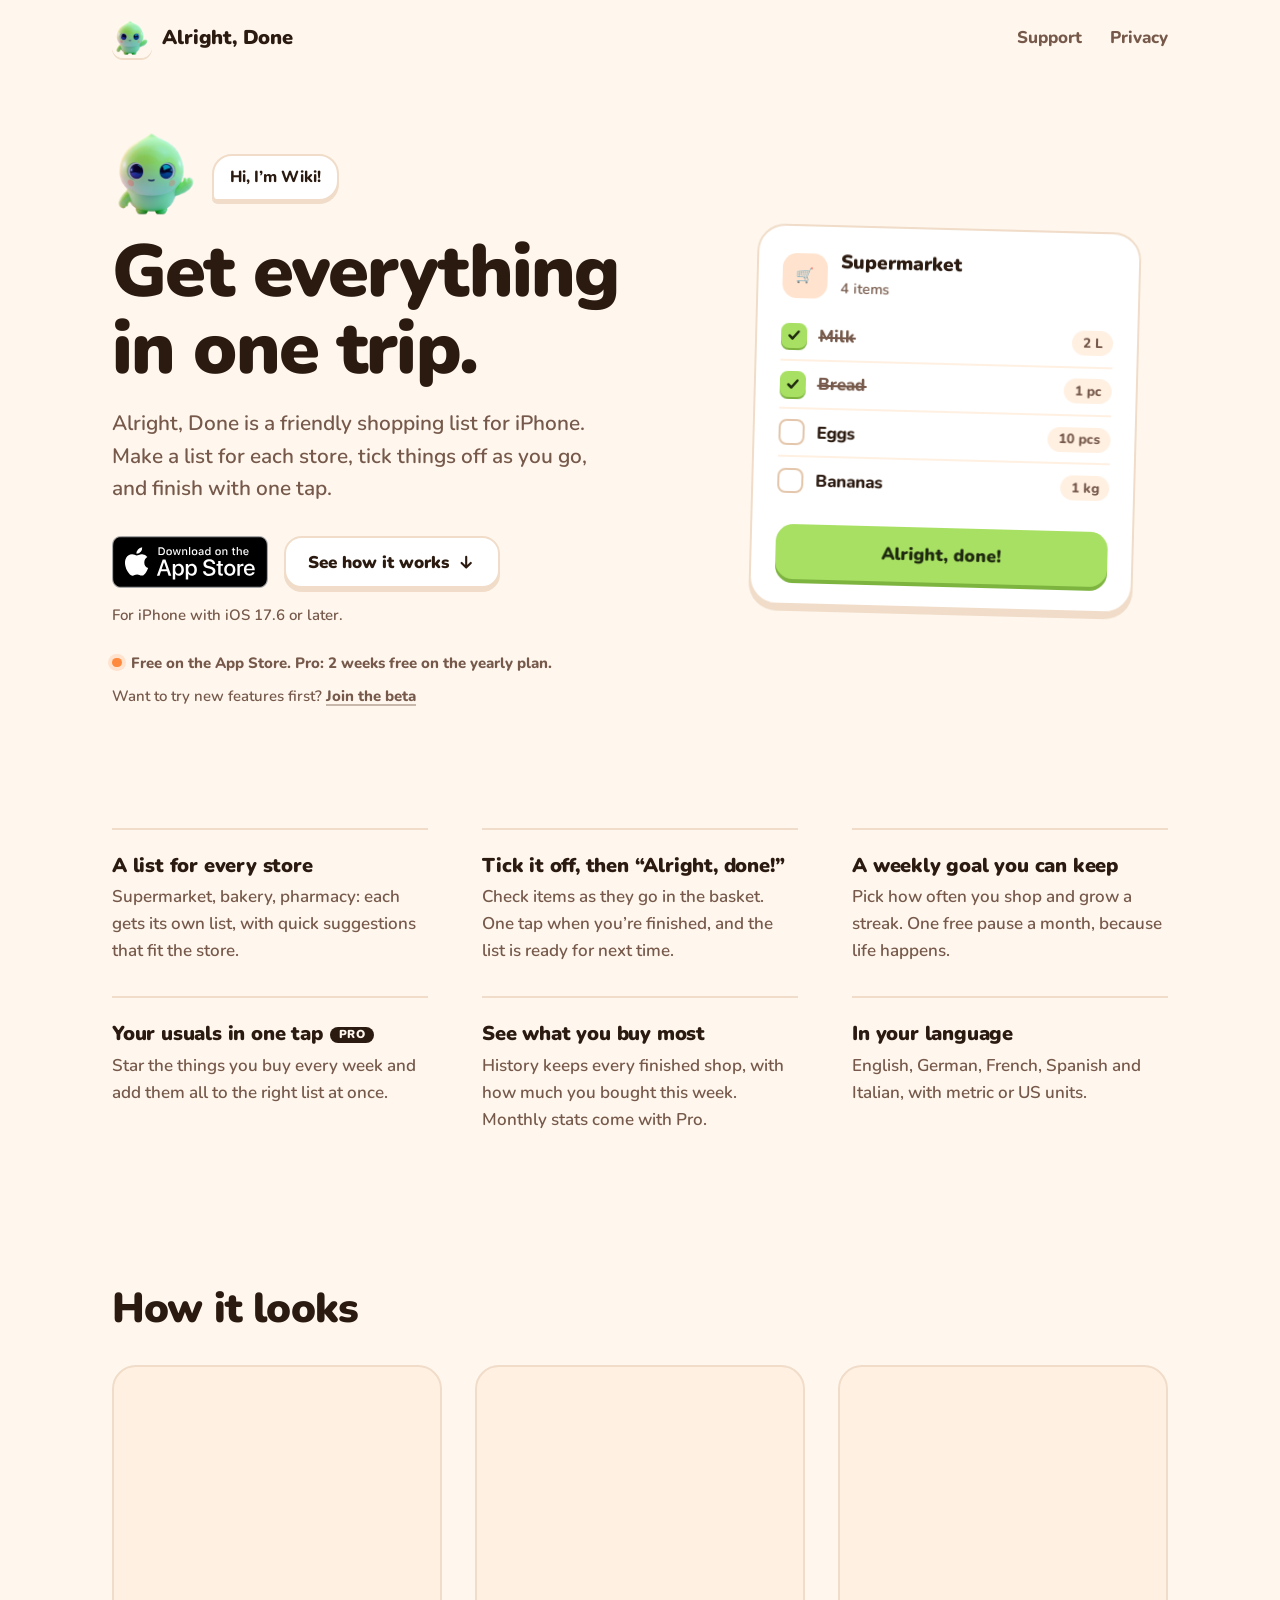
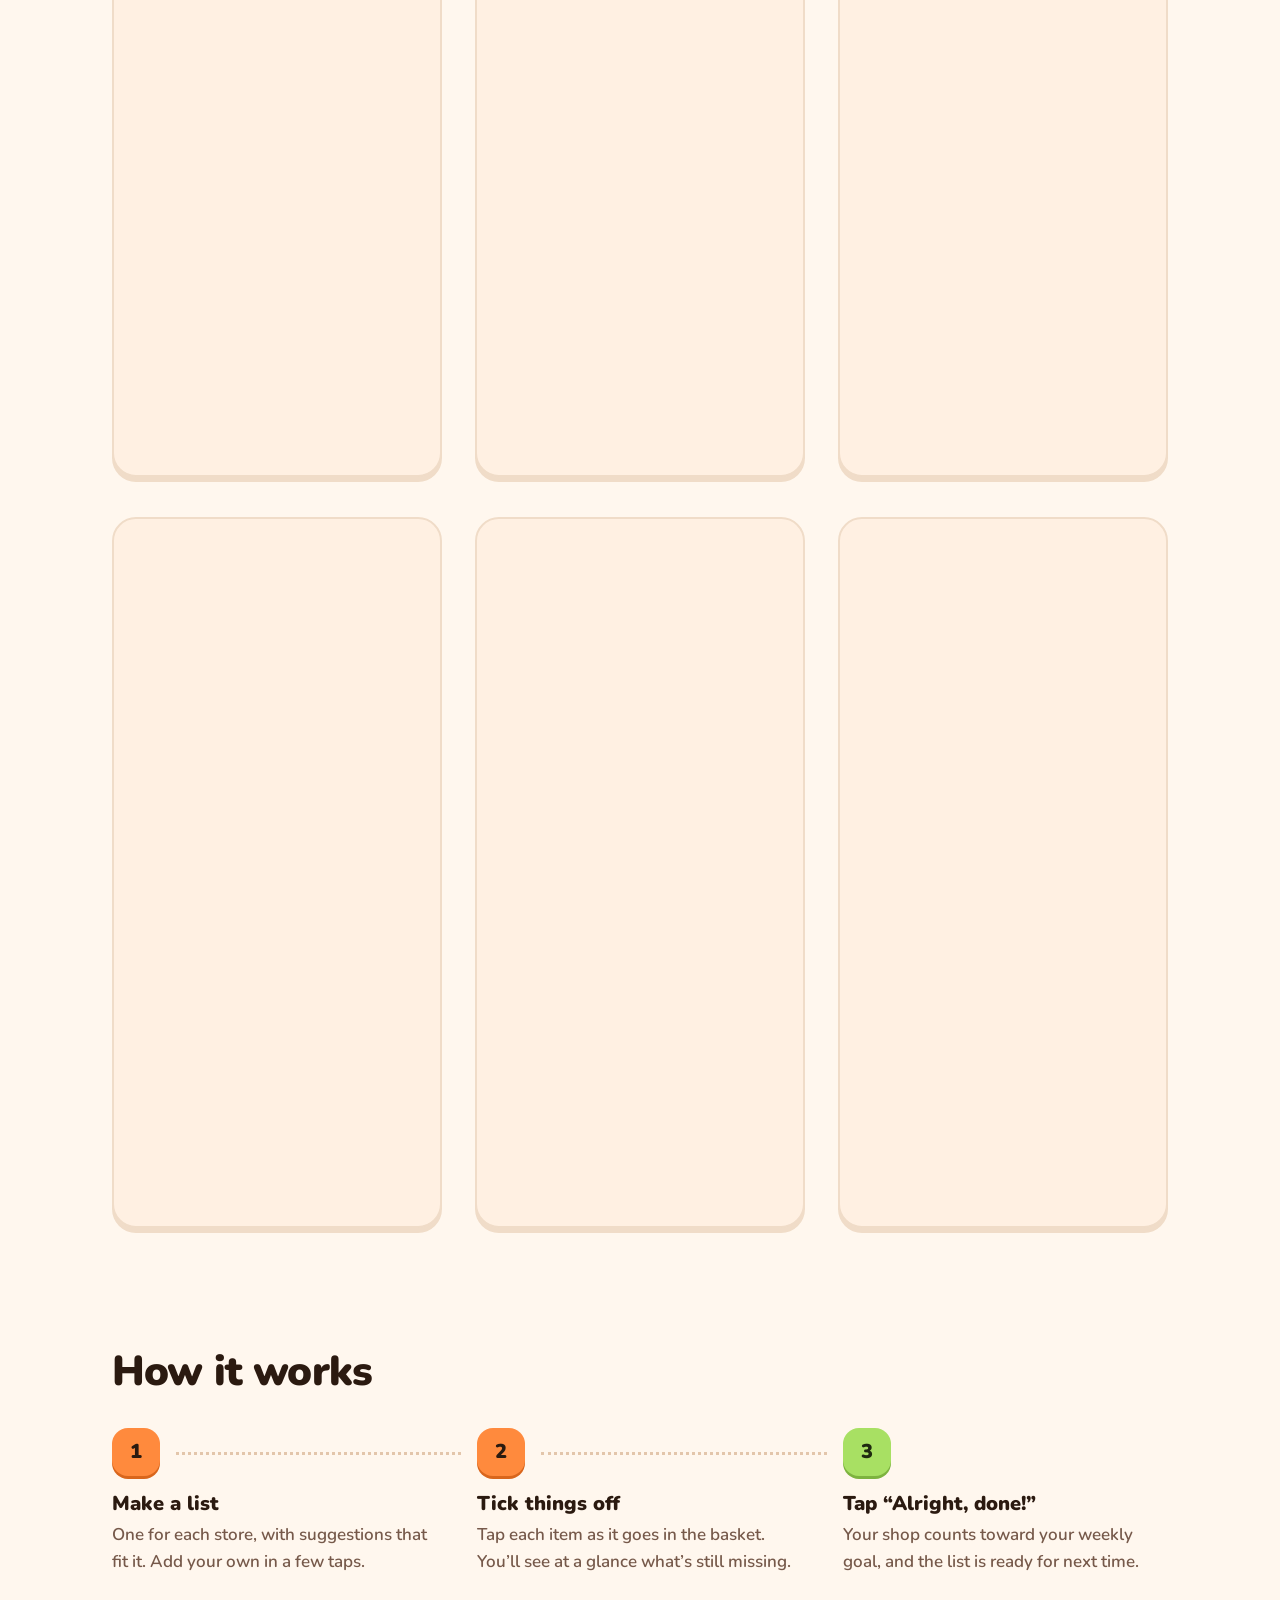
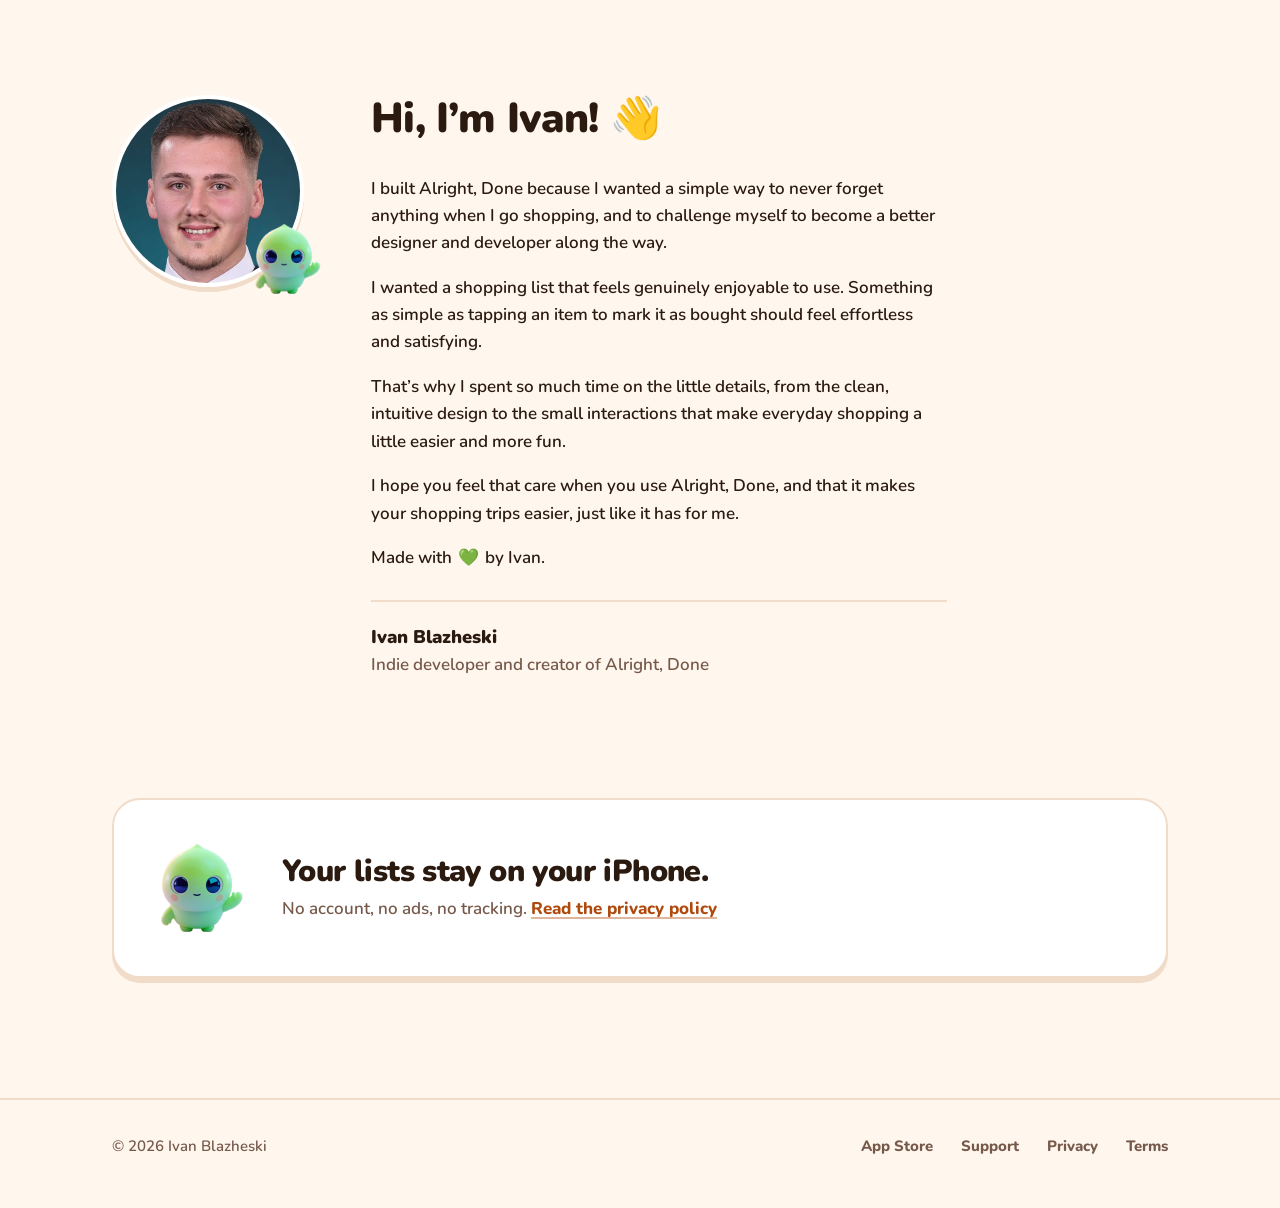
<file: index.html>
<!doctype html>
<html lang="en">
<head>
<meta charset="utf-8">
<meta http-equiv="Content-Security-Policy" content="default-src 'none'; style-src 'self'; font-src 'self'; img-src 'self'; base-uri 'none'; form-action 'none'; upgrade-insecure-requests">
<meta name="referrer" content="no-referrer">
<meta name="viewport" content="width=device-width, initial-scale=1">
<meta name="apple-itunes-app" content="app-id=6837423625">
<title>Alright, Done: Shopping List</title>
<meta name="description" content="Grocery checklist by store. A list for every store, your usuals in one tap, and a weekly streak. No account, no ads, no tracking.">
<meta property="og:title" content="Alright, Done: Shopping List">
<meta property="og:description" content="Grocery checklist by store. A list for every store, your usuals in one tap, and a weekly streak. No account, no ads, no tracking.">
<meta property="og:image" content="https://alrightdone.app/assets/apple-touch-icon.png">
<meta name="theme-color" content="#FFF7EE" media="(prefers-color-scheme: light)">
<meta name="theme-color" content="#1B1510" media="(prefers-color-scheme: dark)">
<link rel="icon" href="assets/favicon.png">
<link rel="apple-touch-icon" href="assets/apple-touch-icon.png">
<link rel="preload" href="assets/fonts/nunito-latin-wght-normal.woff2" as="font" type="font/woff2" crossorigin>
<link rel="stylesheet" href="assets/site.css">
</head>
<body>
<a class="skip" href="#main">Skip to content</a>
<header class="site-header"><div class="wrap">
<a class="brand" href="./"><img src="assets/icon-96.png" alt="" width="40" height="40">Alright, Done</a>
<nav class="site-nav" aria-label="Main"><a href="support/">Support</a><a href="privacy/">Privacy</a></nav>
</div></header>
<main class="wrap" id="main">
<section class="hero">
<div>
<div class="say"><img src="assets/wiki-192.png" alt="Wiki, the app's little green mascot, waving" width="88" height="88"><span class="bubble">Hi, I’m Wiki!</span></div>
<h1>Get everything in one trip.</h1>
<p class="lead">Alright, Done is a friendly shopping list for iPhone. Make a list for each store, tick things off as you go, and finish with one tap.</p>
<div class="actions">
<a class="store-badge" href="https://apps.apple.com/app/id6837423625" rel="noopener noreferrer"><picture><source srcset="assets/badges/download-on-the-app-store-white.svg" media="(prefers-color-scheme: dark)"><img src="assets/badges/download-on-the-app-store-black.svg" alt="Download on the App Store" width="156" height="52"></picture></a>
<a class="button secondary" href="#how">See how it works<svg viewBox="0 0 24 24" fill="none" stroke="currentColor" stroke-width="2.75" stroke-linecap="round" stroke-linejoin="round" aria-hidden="true"><path d="M12 5v14M6 13l6 6 6-6"/></svg></a>
</div>
<p class="beta-note">For iPhone with iOS 17.6 or later.</p>
<p class="status">Free on the App Store. Pro: 2 weeks free on the yearly plan.</p>
<p class="beta-link">Want to try new features first? <a href="https://testflight.apple.com/join/2neGXJNe" rel="noopener noreferrer">Join the beta</a></p>
</div>
<div class="listcard" role="img" aria-label="Example list: Supermarket, with milk and bread ticked off, eggs and bananas still to buy, and an Alright, done! button">
<div class="listcard-head"><span class="tile" aria-hidden="true">🛒</span><div><strong>Supermarket</strong><span>4 items</span></div></div>
<ul class="items" aria-hidden="true">
<li class="done"><span class="box"><svg viewBox="0 0 16 16" fill="none" stroke="currentColor" stroke-width="2.5" stroke-linecap="round" stroke-linejoin="round"><path d="M3.5 8.5l3 3 6-7"/></svg></span><span class="name">Milk</span><span class="amount">2 L</span></li>
<li class="done tick"><span class="box"><svg viewBox="0 0 16 16" fill="none" stroke="currentColor" stroke-width="2.5" stroke-linecap="round" stroke-linejoin="round"><path d="M3.5 8.5l3 3 6-7"/></svg></span><span class="name">Bread</span><span class="amount">1 pc</span></li>
<li><span class="box"></span><span class="name">Eggs</span><span class="amount">10 pcs</span></li>
<li><span class="box"></span><span class="name">Bananas</span><span class="amount">1 kg</span></li>
</ul>
<span class="finish" aria-hidden="true">Alright, done!</span>
</div>
</section>

<section class="features" aria-labelledby="features">
<h2 class="sr-only" id="features">What the app does</h2>
<ul>
<li><h3>A list for every store</h3><p>Supermarket, bakery, pharmacy: each gets its own list, with quick suggestions that fit the store.</p></li>
<li><h3>Tick it off, then “Alright, done!”</h3><p>Check items as they go in the basket. One tap when you’re finished, and the list is ready for next time.</p></li>
<li><h3>A weekly goal you can keep</h3><p>Pick how often you shop and grow a streak. One free pause a month, because life happens.</p></li>
<li><h3>Your usuals in one tap<span class="pro">PRO</span></h3><p>Star the things you buy every week and add them all to the right list at once.</p></li>
<li><h3>See what you buy most</h3><p>History keeps every finished shop, with how much you bought this week. Monthly stats come with Pro.</p></li>
<li><h3>In your language</h3><p>English, German, French, Spanish and Italian, with metric or US units.</p></li>
</ul>
</section>

<section class="screens" aria-labelledby="screens-title">
<h2 id="screens-title">How it looks</h2>
<ul class="shots" tabindex="0" aria-label="App Store screenshots">
<li><picture><source type="image/webp" srcset="assets/screens/01-one-trip-480.webp 480w, assets/screens/01-one-trip-720.webp 720w" sizes="(max-width: 52rem) 15rem, 22rem"><img src="assets/screens/01-one-trip-560.png" alt="Get everything in one trip: Wiki, the app’s green mascot, waving next to the Alright, Done app icon" width="720" height="1564" loading="lazy" decoding="async"></picture></li>
<li><picture><source type="image/webp" srcset="assets/screens/02-lists-480.webp 480w, assets/screens/02-lists-720.webp 720w" sizes="(max-width: 52rem) 15rem, 22rem"><img src="assets/screens/02-lists-560.png" alt="A list for every store: the Lists screen with a 6-week streak card and lists for Supermarket, BBQ Saturday, Farmers market and Pharmacy" width="720" height="1564" loading="lazy" decoding="async"></picture></li>
<li><picture><source type="image/webp" srcset="assets/screens/03-tick-480.webp 480w, assets/screens/03-tick-720.webp 720w" sizes="(max-width: 52rem) 15rem, 22rem"><img src="assets/screens/03-tick-560.png" alt="Tick it off as you shop: a Supermarket list grouped into Fruit & Veg and Dairy, with bananas and milk ticked off and an Alright, done! button" width="720" height="1564" loading="lazy" decoding="async"></picture></li>
<li><picture><source type="image/webp" srcset="assets/screens/04-usuals-480.webp 480w, assets/screens/04-usuals-720.webp 720w" sizes="(max-width: 52rem) 15rem, 22rem"><img src="assets/screens/04-usuals-560.png" alt="Your usuals in one tap: starred usual items for Supermarket and Pharmacy, with an Add 5 to Supermarket button" width="720" height="1564" loading="lazy" decoding="async"></picture></li>
<li><picture><source type="image/webp" srcset="assets/screens/05-streak-480.webp 480w, assets/screens/05-streak-720.webp 720w" sizes="(max-width: 52rem) 15rem, 22rem"><img src="assets/screens/05-streak-560.png" alt="Keep your weekly streak: a 6-week streak with one pause left, milestone badges and the last 10 weeks" width="720" height="1564" loading="lazy" decoding="async"></picture></li>
<li><picture><source type="image/webp" srcset="assets/screens/06-private-480.webp 480w, assets/screens/06-private-720.webp 720w" sizes="(max-width: 52rem) 15rem, 22rem"><img src="assets/screens/06-private-560.png" alt="No account. No ads. No tracking. The Lists screen, with Wiki sitting in the corner" width="720" height="1564" loading="lazy" decoding="async"></picture></li>
</ul>
</section>

<section class="steps" id="how" aria-labelledby="how-title">
<h2 id="how-title">How it works</h2>
<ol>
<li><span class="n" aria-hidden="true">1</span><div><h3>Make a list</h3><p>One for each store, with suggestions that fit it. Add your own in a few taps.</p></div></li>
<li><span class="n" aria-hidden="true">2</span><div><h3>Tick things off</h3><p>Tap each item as it goes in the basket. You’ll see at a glance what’s still missing.</p></div></li>
<li><span class="n" aria-hidden="true">3</span><div><h3>Tap “Alright, done!”</h3><p>Your shop counts toward your weekly goal, and the list is ready for next time.</p></div></li>
</ol>
</section>

<section class="hello" aria-labelledby="hello">
<div class="portrait"><img class="photo" src="assets/ivan.jpg" alt="Ivan Blazheski, smiling" width="176" height="176" loading="lazy" decoding="async"><img class="wiki" src="assets/wiki-192.png" alt="" width="72" height="72" loading="lazy" decoding="async"></div>
<div class="text">
<h2 id="hello">Hi, I’m Ivan! <span aria-hidden="true">👋</span></h2>
<p>I built Alright, Done because I wanted a simple way to never forget anything when I go shopping, and to challenge myself to become a better designer and developer along the way.</p>
<p>I wanted a shopping list that feels genuinely enjoyable to use. Something as simple as tapping an item to mark it as bought should feel effortless and satisfying.</p>
<p>That’s why I spent so much time on the little details, from the clean, intuitive design to the small interactions that make everyday shopping a little easier and more fun.</p>
<p>I hope you feel that care when you use Alright, Done, and that it makes your shopping trips easier, just like it has for me.</p>
<p>Made with <span class="emoji">💚</span> by Ivan.</p>
<div class="signature"><strong>Ivan Blazheski</strong><span>Indie developer and creator of Alright, Done</span></div>
</div>
</section>

<section class="promise">
<img src="assets/wiki-192.png" alt="" width="96" height="96" loading="lazy" decoding="async">
<div><h2>Your lists stay on your iPhone.</h2><p>No account, no ads, no tracking. <a href="privacy/">Read the privacy policy</a></p></div>
</section>
</main>
<footer class="site-footer"><div class="wrap">
<span>© 2026 Ivan Blazheski</span>
<nav aria-label="Footer"><a href="https://apps.apple.com/app/id6837423625" rel="noopener noreferrer">App Store</a><a href="support/">Support</a><a href="privacy/">Privacy</a><a href="terms/">Terms</a></nav>
</div></footer>
</body>
</html>
</file>
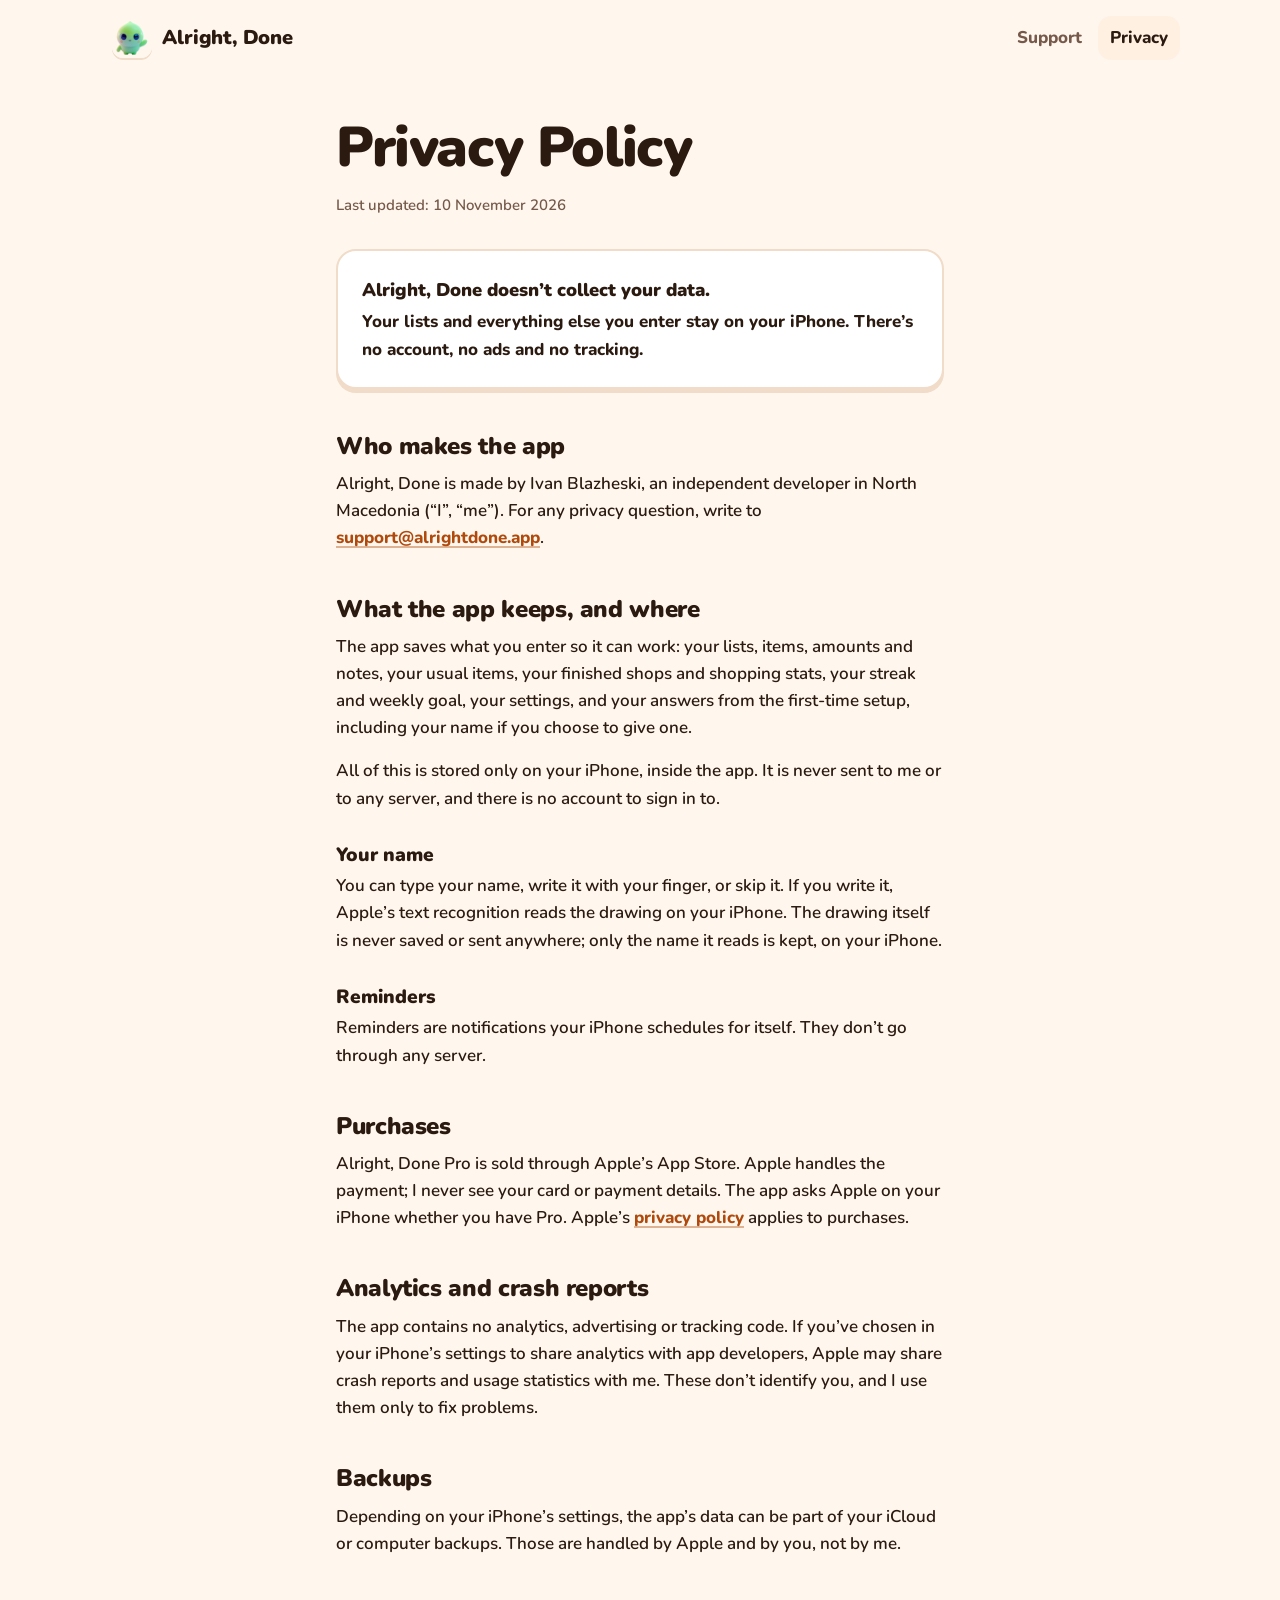
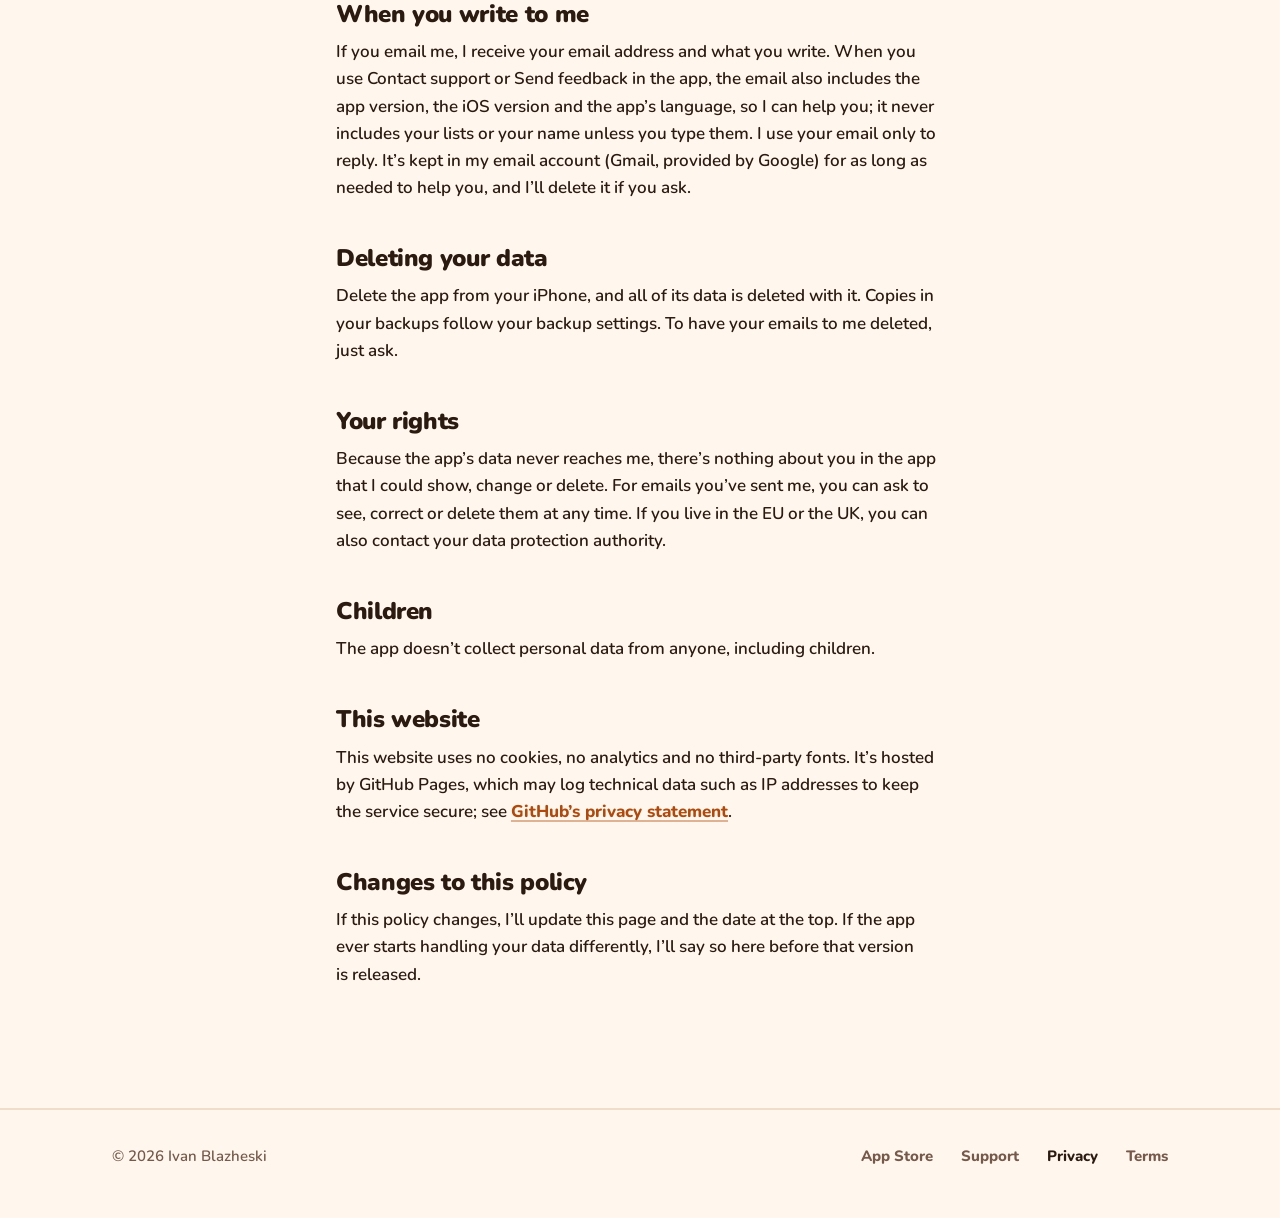
<file: privacy/index.html>
<!doctype html>
<html lang="en">
<head>
<meta charset="utf-8">
<meta http-equiv="Content-Security-Policy" content="default-src 'none'; style-src 'self'; font-src 'self'; img-src 'self'; base-uri 'none'; form-action 'none'; upgrade-insecure-requests">
<meta name="referrer" content="no-referrer">
<meta name="viewport" content="width=device-width, initial-scale=1">
<meta name="apple-itunes-app" content="app-id=6837423625">
<title>Privacy Policy · Alright, Done</title>
<meta name="description" content="Alright, Done doesn’t collect your data. Your lists stay on your iPhone.">
<meta property="og:title" content="Privacy Policy · Alright, Done">
<meta property="og:description" content="Alright, Done doesn’t collect your data. Your lists stay on your iPhone.">
<meta property="og:image" content="https://alrightdone.app/assets/apple-touch-icon.png">
<meta name="theme-color" content="#FFF7EE" media="(prefers-color-scheme: light)">
<meta name="theme-color" content="#1B1510" media="(prefers-color-scheme: dark)">
<link rel="icon" href="../assets/favicon.png">
<link rel="apple-touch-icon" href="../assets/apple-touch-icon.png">
<link rel="preload" href="../assets/fonts/nunito-latin-wght-normal.woff2" as="font" type="font/woff2" crossorigin>
<link rel="stylesheet" href="../assets/site.css">
</head>
<body>
<a class="skip" href="#main">Skip to content</a>
<header class="site-header"><div class="wrap">
<a class="brand" href="../"><img src="../assets/icon-96.png" alt="" width="40" height="40">Alright, Done</a>
<nav class="site-nav" aria-label="Main"><a href="../support/">Support</a><a href="../privacy/" aria-current="page">Privacy</a></nav>
</div></header>
<main class="wrap" id="main">
<article class="doc">
<h1>Privacy Policy</h1>
<p class="updated">Last updated: 10 November 2026</p>
<div class="summary">
<p>Alright, Done doesn’t collect your data.</p>
<p>Your lists and everything else you enter stay on your iPhone. There’s no account, no ads and no tracking.</p>
</div>

<h2>Who makes the app</h2>
<p>Alright, Done is made by Ivan Blazheski, an independent developer in North Macedonia (“I”, “me”). For any privacy question, write to <a href="mailto:support@alrightdone.app">support@alrightdone.app</a>.</p>

<h2>What the app keeps, and where</h2>
<p>The app saves what you enter so it can work: your lists, items, amounts and notes, your usual items, your finished shops and shopping stats, your streak and weekly goal, your settings, and your answers from the first-time setup, including your name if you choose to give one.</p>
<p>All of this is stored only on your iPhone, inside the app. It is never sent to me or to any server, and there is no account to sign in to.</p>

<h3>Your name</h3>
<p>You can type your name, write it with your finger, or skip it. If you write it, Apple’s text recognition reads the drawing on your iPhone. The drawing itself is never saved or sent anywhere; only the name it reads is kept, on your iPhone.</p>

<h3>Reminders</h3>
<p>Reminders are notifications your iPhone schedules for itself. They don’t go through any server.</p>

<h2>Purchases</h2>
<p>Alright, Done Pro is sold through Apple’s App Store. Apple handles the payment; I never see your card or payment details. The app asks Apple on your iPhone whether you have Pro. Apple’s <a href="https://www.apple.com/legal/privacy/" rel="noopener noreferrer">privacy policy</a> applies to purchases.</p>

<h2>Analytics and crash reports</h2>
<p>The app contains no analytics, advertising or tracking code. If you’ve chosen in your iPhone’s settings to share analytics with app developers, Apple may share crash reports and usage statistics with me. These don’t identify you, and I use them only to fix problems.</p>

<h2>Backups</h2>
<p>Depending on your iPhone’s settings, the app’s data can be part of your iCloud or computer backups. Those are handled by Apple and by you, not by me.</p>

<h2>When you write to me</h2>
<p>If you email me, I receive your email address and what you write. When you use Contact support or Send feedback in the app, the email also includes the app version, the iOS version and the app’s language, so I can help you; it never includes your lists or your name unless you type them. I use your email only to reply. It’s kept in my email account (Gmail, provided by Google) for as long as needed to help you, and I’ll delete it if you ask.</p>

<h2>Deleting your data</h2>
<p>Delete the app from your iPhone, and all of its data is deleted with it. Copies in your backups follow your backup settings. To have your emails to me deleted, just ask.</p>

<h2>Your rights</h2>
<p>Because the app’s data never reaches me, there’s nothing about you in the app that I could show, change or delete. For emails you’ve sent me, you can ask to see, correct or delete them at any time. If you live in the EU or the UK, you can also contact your data protection authority.</p>

<h2>Children</h2>
<p>The app doesn’t collect personal data from anyone, including children.</p>

<h2>This website</h2>
<p>This website uses no cookies, no analytics and no third-party fonts. It’s hosted by GitHub Pages, which may log technical data such as IP addresses to keep the service secure; see <a href="https://docs.github.com/en/site-policy/privacy-policies/github-general-privacy-statement" rel="noopener noreferrer">GitHub’s privacy statement</a>.</p>

<h2>Changes to this policy</h2>
<p>If this policy changes, I’ll update this page and the date at the top. If the app ever starts handling your data differently, I’ll say so here before that version is released.</p>
</article>
</main>
<footer class="site-footer"><div class="wrap">
<span>© 2026 Ivan Blazheski</span>
<nav aria-label="Footer"><a href="https://apps.apple.com/app/id6837423625" rel="noopener noreferrer">App Store</a><a href="../support/">Support</a><a href="../privacy/" aria-current="page">Privacy</a><a href="../terms/">Terms</a></nav>
</div></footer>
</body>
</html>
</file>
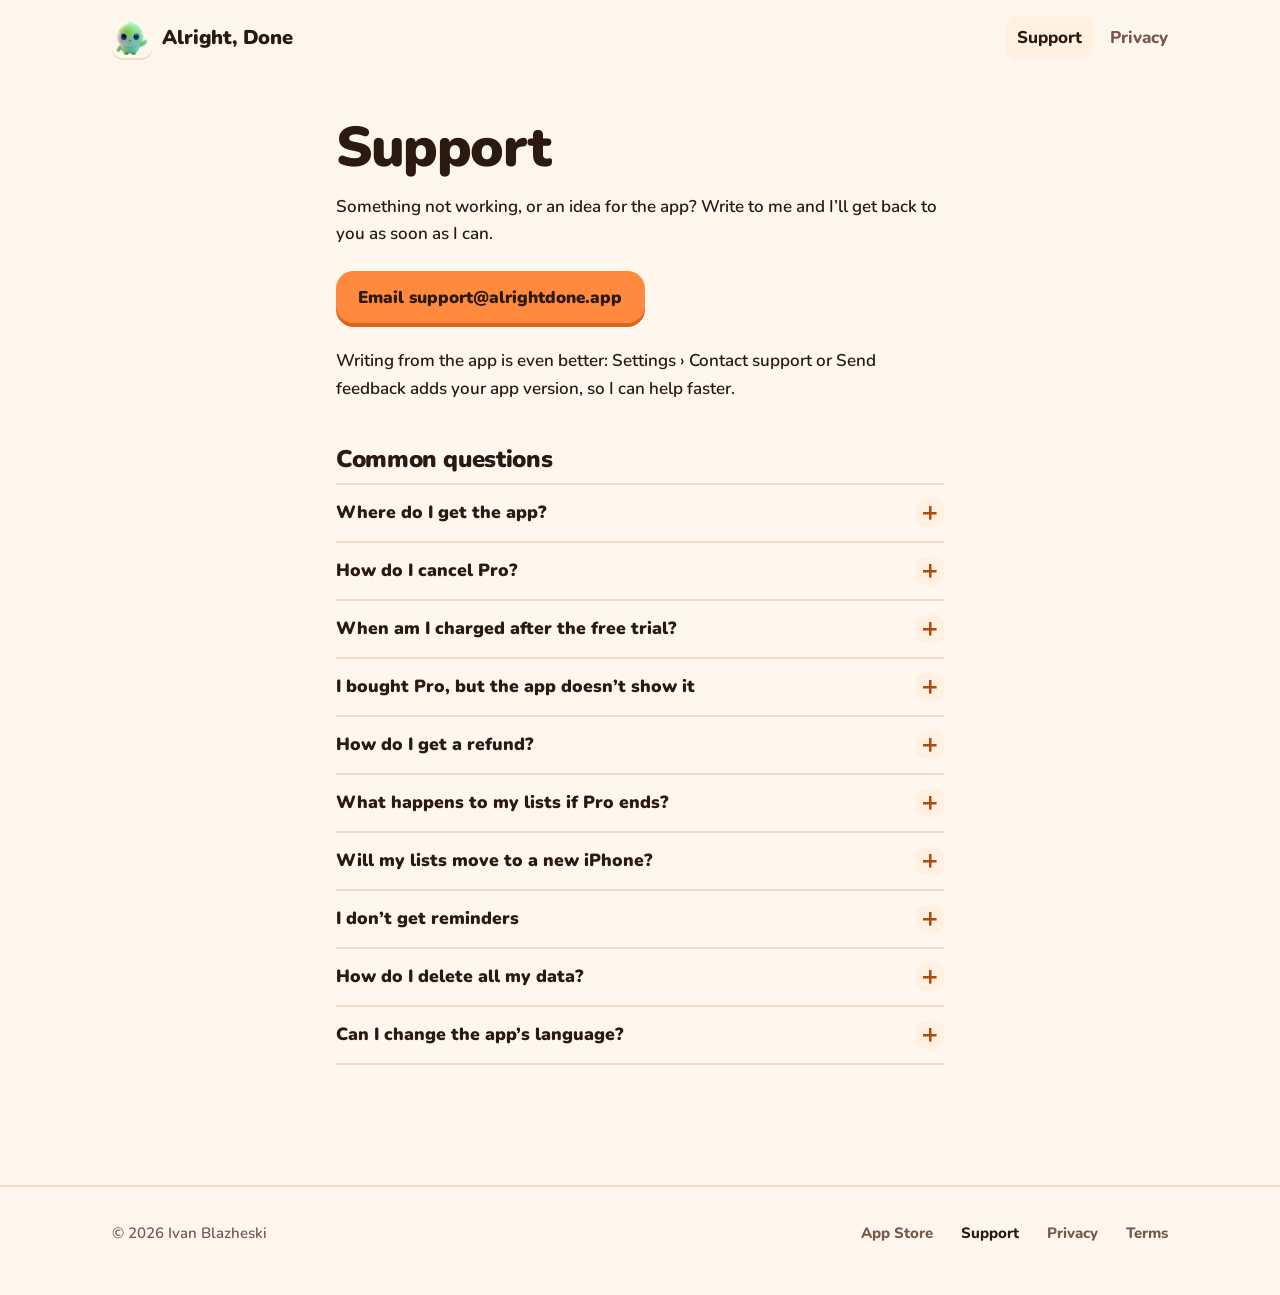
<file: support/index.html>
<!doctype html>
<html lang="en">
<head>
<meta charset="utf-8">
<meta http-equiv="Content-Security-Policy" content="default-src 'none'; style-src 'self'; font-src 'self'; img-src 'self'; base-uri 'none'; form-action 'none'; upgrade-insecure-requests">
<meta name="referrer" content="no-referrer">
<meta name="viewport" content="width=device-width, initial-scale=1">
<meta name="apple-itunes-app" content="app-id=6837423625">
<title>Support · Alright, Done</title>
<meta name="description" content="Help with Alright, Done: contact, subscriptions, refunds and common questions.">
<meta property="og:title" content="Support · Alright, Done">
<meta property="og:description" content="Help with Alright, Done: contact, subscriptions, refunds and common questions.">
<meta property="og:image" content="https://alrightdone.app/assets/apple-touch-icon.png">
<meta name="theme-color" content="#FFF7EE" media="(prefers-color-scheme: light)">
<meta name="theme-color" content="#1B1510" media="(prefers-color-scheme: dark)">
<link rel="icon" href="../assets/favicon.png">
<link rel="apple-touch-icon" href="../assets/apple-touch-icon.png">
<link rel="preload" href="../assets/fonts/nunito-latin-wght-normal.woff2" as="font" type="font/woff2" crossorigin>
<link rel="stylesheet" href="../assets/site.css">
</head>
<body>
<a class="skip" href="#main">Skip to content</a>
<header class="site-header"><div class="wrap">
<a class="brand" href="../"><img src="../assets/icon-96.png" alt="" width="40" height="40">Alright, Done</a>
<nav class="site-nav" aria-label="Main"><a href="../support/" aria-current="page">Support</a><a href="../privacy/">Privacy</a></nav>
</div></header>
<main class="wrap" id="main">
<article class="doc">
<h1>Support</h1>
<p>Something not working, or an idea for the app? Write to me and I’ll get back to you as soon as I can.</p>
<a class="button mail" href="mailto:support@alrightdone.app?subject=Support%3A%20Alright%2C%20Done"><span class="label">Email</span> <span class="addr">support@alrightdone.app</span></a>
<p>Writing from the app is even better: Settings › Contact support or Send feedback adds your app version, so I can help faster.</p>

<h2>Common questions</h2>
<details><summary>Where do I get the app?</summary>
<p>Alright, Done is free on the App Store, for iPhone with iOS 17.6 or later: <a href="https://apps.apple.com/app/id6837423625" rel="noopener noreferrer">get it on the App Store</a>. Pro comes with 2 weeks free on the yearly plan.</p></details>
<details><summary>How do I cancel Pro?</summary>
<p>On your iPhone, open Settings › your name › Subscriptions › Alright, Done, and tap Cancel Subscription. You can also get there from the app: Settings › Manage subscription. You keep Pro until the end of the period you’ve paid for.</p></details>
<details><summary>When am I charged after the free trial?</summary>
<p>The trial lasts 14 days. You’re charged when it ends, unless you cancel at least 24 hours before. If notifications are on, the app reminds you 2 days before the trial ends.</p></details>
<details><summary>I bought Pro, but the app doesn’t show it</summary>
<p>Open Settings in the app and tap Restore purchases. Make sure you’re signed in with the same Apple Account you used to buy Pro.</p></details>
<details><summary>How do I get a refund?</summary>
<p>Apple handles payments and refunds. Request one at <a href="https://reportaproblem.apple.com" rel="noopener noreferrer">reportaproblem.apple.com</a>.</p></details>
<details><summary>What happens to my lists if Pro ends?</summary>
<p>Nothing is deleted. All your lists stay and keep working. You can only create new lists up to the free limit, your usual items are kept but hidden, and shopping stats show this week only. Come back to Pro any time and everything is there again.</p></details>
<details><summary>Will my lists move to a new iPhone?</summary>
<p>Yes, when you move your data with an iCloud backup or by transferring directly from your old iPhone. The app doesn’t sync between devices yet.</p></details>
<details><summary>I don’t get reminders</summary>
<p>Check iPhone Settings › Notifications › Alright, Done and allow notifications. Then, in the app, open Settings › Reminders and pick your shopping days.</p></details>
<details><summary>How do I delete all my data?</summary>
<p>Delete the app from your iPhone. Everything it stored is deleted with it.</p></details>
<details><summary>Can I change the app’s language?</summary>
<p>The app follows your iPhone’s language. To use a different one just for this app, open iPhone Settings › Apps › Alright, Done › Language.</p></details>
</article>
</main>
<footer class="site-footer"><div class="wrap">
<span>© 2026 Ivan Blazheski</span>
<nav aria-label="Footer"><a href="https://apps.apple.com/app/id6837423625" rel="noopener noreferrer">App Store</a><a href="../support/" aria-current="page">Support</a><a href="../privacy/">Privacy</a><a href="../terms/">Terms</a></nav>
</div></footer>
</body>
</html>
</file>
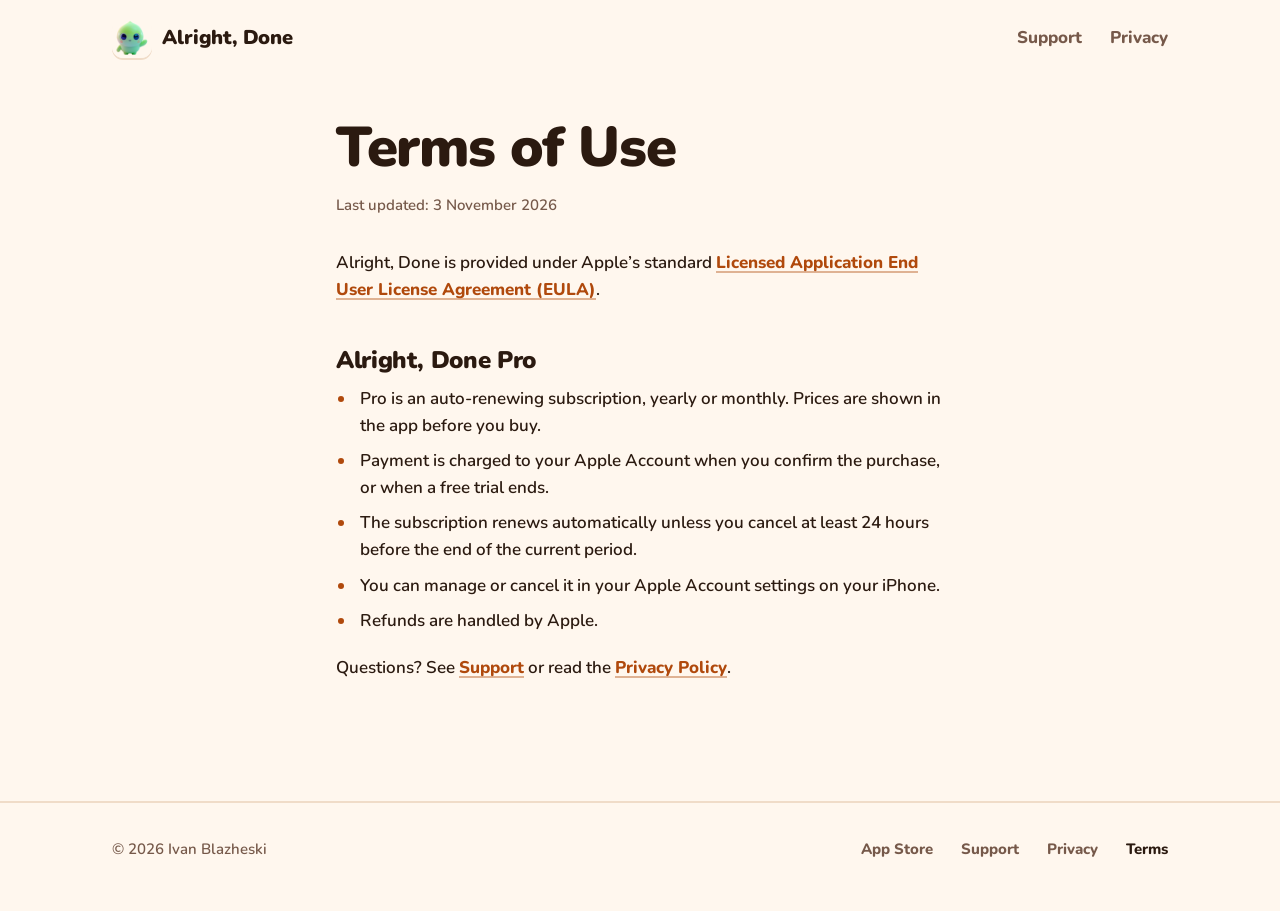
<file: terms/index.html>
<!doctype html>
<html lang="en">
<head>
<meta charset="utf-8">
<meta http-equiv="Content-Security-Policy" content="default-src 'none'; style-src 'self'; font-src 'self'; img-src 'self'; base-uri 'none'; form-action 'none'; upgrade-insecure-requests">
<meta name="referrer" content="no-referrer">
<meta name="viewport" content="width=device-width, initial-scale=1">
<meta name="apple-itunes-app" content="app-id=6837423625">
<title>Terms of Use · Alright, Done</title>
<meta name="description" content="Terms of use and subscription terms for Alright, Done.">
<meta property="og:title" content="Terms of Use · Alright, Done">
<meta property="og:description" content="Terms of use and subscription terms for Alright, Done.">
<meta property="og:image" content="https://alrightdone.app/assets/apple-touch-icon.png">
<meta name="theme-color" content="#FFF7EE" media="(prefers-color-scheme: light)">
<meta name="theme-color" content="#1B1510" media="(prefers-color-scheme: dark)">
<link rel="icon" href="../assets/favicon.png">
<link rel="apple-touch-icon" href="../assets/apple-touch-icon.png">
<link rel="preload" href="../assets/fonts/nunito-latin-wght-normal.woff2" as="font" type="font/woff2" crossorigin>
<link rel="stylesheet" href="../assets/site.css">
</head>
<body>
<a class="skip" href="#main">Skip to content</a>
<header class="site-header"><div class="wrap">
<a class="brand" href="../"><img src="../assets/icon-96.png" alt="" width="40" height="40">Alright, Done</a>
<nav class="site-nav" aria-label="Main"><a href="../support/">Support</a><a href="../privacy/">Privacy</a></nav>
</div></header>
<main class="wrap" id="main">
<article class="doc">
<h1>Terms of Use</h1>
<p class="updated">Last updated: 3 November 2026</p>
<p>Alright, Done is provided under Apple’s standard <a href="https://www.apple.com/legal/internet-services/itunes/dev/stdeula/" rel="noopener noreferrer">Licensed Application End User License Agreement (EULA)</a>.</p>
<h2>Alright, Done Pro</h2>
<ul>
<li>Pro is an auto-renewing subscription, yearly or monthly. Prices are shown in the app before you buy.</li>
<li>Payment is charged to your Apple Account when you confirm the purchase, or when a free trial ends.</li>
<li>The subscription renews automatically unless you cancel at least 24 hours before the end of the current period.</li>
<li>You can manage or cancel it in your Apple Account settings on your iPhone.</li>
<li>Refunds are handled by Apple.</li>
</ul>
<p>Questions? See <a href="../support/">Support</a> or read the <a href="../privacy/">Privacy Policy</a>.</p>
</article>
</main>
<footer class="site-footer"><div class="wrap">
<span>© 2026 Ivan Blazheski</span>
<nav aria-label="Footer"><a href="https://apps.apple.com/app/id6837423625" rel="noopener noreferrer">App Store</a><a href="../support/">Support</a><a href="../privacy/">Privacy</a><a href="../terms/" aria-current="page">Terms</a></nav>
</div></footer>
</body>
</html>
</file>
<file: assets/site.css>
/* Nunito, self-hosted (SIL Open Font License, see fonts/OFL.txt). One variable file per subset covers every weight the app uses. */
@font-face{
  font-family:"Nunito";font-style:normal;font-display:swap;font-weight:200 1000;
  src:url(fonts/nunito-latin-wght-normal.woff2) format("woff2-variations"),url(fonts/nunito-latin-wght-normal.woff2) format("woff2");
  unicode-range:U+0000-00FF,U+0131,U+0152-0153,U+02BB-02BC,U+02C6,U+02DA,U+02DC,U+0304,U+0308,U+0329,U+2000-206F,U+20AC,U+2122,U+2191,U+2193,U+2212,U+2215,U+FEFF,U+FFFD;
}
@font-face{
  font-family:"Nunito";font-style:normal;font-display:swap;font-weight:200 1000;
  src:url(fonts/nunito-latin-ext-wght-normal.woff2) format("woff2-variations"),url(fonts/nunito-latin-ext-wght-normal.woff2) format("woff2");
  unicode-range:U+0100-02BA,U+02BD-02C5,U+02C7-02CC,U+02CE-02D7,U+02DD-02FF,U+0304,U+0308,U+0329,U+1D00-1DBF,U+1E00-1E9F,U+1EF2-1EFF,U+2020,U+20A0-20AB,U+20AD-20C0,U+2113,U+2C60-2C7F,U+A720-A7FF;
}

:root{
  --bg:#FFF7EE; --surface:#FFFFFF; --surface2:#FFF0E2; --ink:#2B1A10; --ink2:#76594A;
  --border:#F0DCC8; --box:#E3C6AB; --primary:#FF8A3D; --lip:#D9661C; --on-primary:#2B1A10; --primary-text:#B0490C;
  --lime:#A8E063; --lime-lip:#7DB33F; --on-lime:#1F2A10; --tint:#FFE3CE;
  --focus:#B0490C;
  --font:"Nunito", ui-rounded, system-ui, -apple-system, "Segoe UI", sans-serif;

  /* type scale, ~1.25 steps */
  --t-small:.9375rem; --t-body:1.0625rem; --t-lead:clamp(1.15rem,1.05rem + .4vw,1.3rem);
  --t-h3:1.25rem; --t-h2:clamp(1.85rem,1.4rem + 1.9vw,2.6rem); --t-h1:clamp(2.7rem,1.7rem + 4.4vw,4.6rem);

  /* spacing */
  --gutter:clamp(1.25rem,.8rem + 2vw,2rem);
  --section:clamp(4.5rem,3rem + 6vw,7.5rem);

  --ease-out:cubic-bezier(.23,1,.32,1);
  color-scheme:light dark;
}
@media (prefers-color-scheme:dark){
  :root{
    --bg:#1B1510; --surface:#2A211A; --surface2:#33281F; --ink:#FFF3E6; --ink2:#CDB6A5;
    --border:#45362B; --box:#6B5545; --lip:#B85A1A; --primary-text:#FFB27D; --lime:#B4EC6E; --lime-lip:#6E9F33;
    --tint:#45301F; --focus:#FFB27D;
  }
}

*,*::before,*::after{box-sizing:border-box}
html{-webkit-text-size-adjust:100%;text-size-adjust:100%}
body{margin:0;background:var(--bg);color:var(--ink);font-family:var(--font);font-size:var(--t-body);line-height:1.6;font-weight:600;
  -webkit-font-smoothing:antialiased;-moz-osx-font-smoothing:grayscale;font-optical-sizing:auto}
h1,h2,h3{font-weight:900;line-height:1.15;text-wrap:balance;color:var(--ink)}
p,li,dd{text-wrap:pretty}
a{color:var(--primary-text);font-weight:800;text-decoration-thickness:2px;text-underline-offset:.2em;text-decoration-color:color-mix(in srgb,currentColor 40%,transparent);transition:text-decoration-color .15s ease}
a:hover{text-decoration-color:currentColor}
:focus-visible{outline:3px solid var(--focus);outline-offset:3px;border-radius:.6rem}
::selection{background:var(--tint);color:var(--ink)}
img{max-width:100%;height:auto}
.wrap{max-width:70rem;margin:0 auto;padding:0 var(--gutter)}
.sr-only{position:absolute;width:1px;height:1px;padding:0;margin:-1px;overflow:hidden;clip-path:inset(50%);white-space:nowrap;border:0}
.skip{position:absolute;left:var(--gutter);top:.75rem;z-index:10;background:var(--surface);color:var(--ink);padding:.6rem 1rem;border-radius:.8rem;box-shadow:0 3px 0 var(--border);transform:translateY(-200%)}
.skip:focus-visible{transform:none}

/* header + footer */
.site-header{padding:1rem 0}
.site-header .wrap{display:flex;align-items:center;justify-content:space-between;gap:.5rem 1rem;flex-wrap:wrap}
.brand{display:inline-flex;align-items:center;gap:.65rem;min-height:2.75rem;color:var(--ink);text-decoration:none;font-weight:900;font-size:1.25rem;letter-spacing:-.01em}
.brand img{width:2.5rem;height:2.5rem;border-radius:.7rem;box-shadow:0 2px 0 var(--border)}
.site-nav,.site-footer nav{display:flex;gap:.25rem;margin-right:-.75rem}
.site-nav a,.site-footer nav a{display:inline-flex;white-space:nowrap;align-items:center;min-height:2.75rem;padding:0 .75rem;border-radius:.8rem;text-decoration:none;font-weight:800;color:var(--ink2);transition:color .15s ease,background-color .15s ease}
.site-nav a[aria-current=page],.site-footer nav a[aria-current=page]{color:var(--ink)}
.site-nav a[aria-current=page]{background:var(--surface2)}
@media (hover:hover) and (pointer:fine){
  .site-nav a:hover,.site-footer nav a:hover{color:var(--ink);background:var(--surface2)}
}
.site-footer{margin-top:var(--section);padding:1.5rem 0 2.5rem;border-top:2px solid var(--border);color:var(--ink2);font-size:var(--t-small)}
.site-footer nav{flex-wrap:wrap}
.site-footer .wrap{display:flex;justify-content:space-between;align-items:center;gap:.5rem 1rem;flex-wrap:wrap}

/* buttons: tangerine with a lip, lime is kept for "done" */
.button{display:inline-flex;align-items:center;justify-content:center;gap:.5rem;min-height:3.25rem;padding:.8rem 1.4rem;border-radius:1.1rem;
  background:var(--primary);color:var(--on-primary);text-decoration:none;font-weight:900;font-size:1.0625rem;line-height:1.25;
  box-shadow:0 4px 0 var(--lip);transition:transform .16s var(--ease-out),box-shadow .16s var(--ease-out);-webkit-tap-highlight-color:transparent}
.button svg{width:1.15rem;height:1.15rem;flex:none}
@media (hover:hover) and (pointer:fine){
  .button:hover{transform:translateY(-1px);box-shadow:0 5px 0 var(--lip)}
}
.button:active{transform:translateY(3px);box-shadow:0 1px 0 var(--lip);transition-duration:.08s}
/* quiet companion to the tangerine button: same shape, surface colours */
.button.secondary{--lip:var(--border);background:var(--surface);color:var(--ink);border:2px solid var(--border)}

/* hero */
.hero{display:grid;grid-template-columns:minmax(0,1.1fr) minmax(0,.9fr);gap:3rem 4rem;align-items:center;padding:clamp(1.5rem,1rem + 3vw,4rem) 0 0}
.hero h1{font-size:var(--t-h1);line-height:1.04;letter-spacing:-.025em;margin:1rem 0 1.25rem;max-width:12ch}
.hero .lead{font-size:var(--t-lead);line-height:1.55;color:var(--ink2);max-width:31rem;margin:0 0 2rem}
.say{display:flex;align-items:flex-end;gap:.75rem}
.say img{width:5.5rem;height:5.5rem}
.bubble{position:relative;margin-bottom:1.1rem;background:var(--surface);border:2px solid var(--border);border-radius:1.25rem 1.25rem 1.25rem .35rem;box-shadow:0 3px 0 var(--border);padding:.55rem 1rem;font-weight:800;font-size:1rem;transform-origin:0 100%}
.actions{display:flex;flex-wrap:wrap;align-items:center;gap:1rem}
.beta-note{margin:.9rem 0 0;color:var(--ink2);font-size:var(--t-small)}
.status{display:inline-flex;align-items:center;gap:.6rem;margin:1.5rem 0 0;color:var(--ink2);font-weight:800;font-size:var(--t-small)}
/* Apple badge: official artwork, unmodified. 52px tall (Apple min 40px); clear space >= 1/4 height (13px) comes from the 1rem .actions gap and surrounding margins. */
.store-badge{display:inline-flex;border-radius:.8rem;transition:transform .15s ease}
.store-badge picture,.store-badge img{display:block;width:auto;height:52px}
@media (hover:hover) and (pointer:fine){ .store-badge:hover{transform:translateY(-1px)} }
.beta-link{margin:.5rem 0 0;color:var(--ink2);font-size:var(--t-small)}
.beta-link a{color:inherit;font-weight:800}
.beta-link a:hover{color:var(--ink)}
.status::before{content:"";width:.6rem;height:.6rem;border-radius:50%;background:var(--primary);box-shadow:0 0 0 4px var(--tint);flex:none}

/* the list card: the one memorable thing */
.listcard{background:var(--surface);border:2px solid var(--border);border-radius:1.75rem;box-shadow:0 6px 0 var(--border);padding:1.5rem;max-width:24rem;justify-self:center;width:100%;transform:rotate(1.5deg)}
.listcard-head{display:flex;align-items:center;gap:.8rem;margin-bottom:.75rem}
.tile{width:2.8rem;height:2.8rem;border-radius:.9rem;background:var(--tint);display:grid;place-items:center;font-size:1.35rem}
.listcard-head strong{display:block;font-size:1.2rem;font-weight:900;line-height:1.2}
.listcard-head span{color:var(--ink2);font-size:.9rem}
.items{list-style:none;margin:0 0 1.25rem;padding:0}
.items li{display:flex;align-items:center;gap:.8rem;padding:.6rem 0;border-top:2px solid var(--surface2);font-weight:800}
.items li:first-child{border-top:0}
.box{width:1.6rem;height:1.6rem;border-radius:.5rem;border:2px solid var(--box);flex:none;display:grid;place-items:center;color:var(--on-lime)}
.box svg{width:1rem;height:1rem;opacity:0}
.name{position:relative}
.name::after{content:"";position:absolute;left:-.1em;right:-.1em;top:52%;height:2px;border-radius:2px;background:currentColor;transform:scaleX(0);transform-origin:0 50%}
.items li.done .box{background:var(--lime);border-color:var(--lime);box-shadow:0 2px 0 var(--lime-lip)}
.items li.done .box svg{opacity:1}
.items li.done .name{color:var(--ink2)}
.items li.done .name::after{transform:none}
.amount{margin-left:auto;background:var(--surface2);color:var(--ink2);border-radius:999px;padding:.1rem .65rem;font-size:.85rem;font-weight:800;font-variant-numeric:tabular-nums}
.finish{display:block;text-align:center;background:var(--lime);color:var(--on-lime);border-radius:1.1rem;box-shadow:0 4px 0 var(--lime-lip);padding:.85rem;font-weight:900;font-size:1.1rem}

/* features: rows like the app's list, not cards */
.features{margin-top:var(--section)}
.features ul{list-style:none;margin:0;padding:0;display:grid;grid-template-columns:repeat(auto-fit,minmax(min(100%,18rem),1fr));gap:0 clamp(2rem,1rem + 3vw,3.5rem)}
.features li{border-top:2px solid var(--border);padding:1.5rem 0 2rem}
.features h3{font-size:var(--t-h3);letter-spacing:-.01em;margin:0 0 .4rem}
.features p{margin:0;color:var(--ink2);max-width:34ch}
.pro{display:inline-block;background:var(--ink);color:var(--bg);border-radius:999px;padding:.1rem .55rem;font-size:.72rem;font-weight:900;letter-spacing:.04em;margin-left:.45rem;vertical-align:.2em}

/* section headings */
.screens h2,.steps h2,.hello h2{font-size:var(--t-h2);letter-spacing:-.02em;margin:0 0 2rem}

/* how it looks: App Store screenshots, a grid on wide screens, a swipeable strip on phones */
.screens{margin-top:var(--section)}
.shots{list-style:none;margin:0;padding:0;display:grid;grid-template-columns:repeat(3,minmax(0,1fr));gap:2.5rem clamp(1.25rem,.5rem + 2vw,2.25rem)}
.shots img{display:block;width:100%;height:auto;border-radius:1.5rem;border:2px solid var(--border);box-shadow:0 5px 0 var(--border);background:var(--surface2)}

/* how it works: a real sequence, so numbered */
.steps{margin-top:var(--section);scroll-margin-top:1.5rem}
.steps ol{list-style:none;margin:0;padding:0;display:grid;grid-template-columns:repeat(3,minmax(0,1fr));gap:2.5rem}
.steps li{position:relative;display:flex;flex-direction:column;gap:1rem}
.steps .n{flex:none;width:3rem;height:3rem;border-radius:1rem;background:var(--primary);color:var(--on-primary);box-shadow:0 3px 0 var(--lip);display:grid;place-items:center;font-weight:900;font-size:1.25rem;position:relative;z-index:1}
.steps li:not(:last-child)::after{content:"";position:absolute;top:1.5rem;left:4rem;right:-1.5rem;border-top:3px dotted var(--box)}
.steps li:last-child .n{background:var(--lime);box-shadow:0 3px 0 var(--lime-lip);color:var(--on-lime)}
.steps h3{margin:0 0 .35rem;font-size:var(--t-h3)}
.steps p{margin:0;color:var(--ink2);max-width:32ch}

/* hello from Ivan */
.hello{margin-top:var(--section);display:grid;grid-template-columns:auto minmax(0,1fr);gap:clamp(2rem,1rem + 4vw,4.5rem);align-items:start}
.portrait{position:relative;width:12rem}
.portrait .photo{display:block;width:12rem;height:12rem;border-radius:50%;object-fit:cover;border:4px solid var(--surface);box-shadow:0 5px 0 var(--border)}
.portrait .wiki{position:absolute;width:4.75rem;right:-1.4rem;bottom:-.6rem}
.hello .text{max-width:36rem}
.hello .text p{margin:0 0 1.1rem}
.emoji{margin-inline:.1em}
.signature{margin-top:1.75rem;padding-top:1.25rem;border-top:2px solid var(--border);display:flex;flex-direction:column}
.signature strong{font-size:1.15rem;font-weight:900}
.signature span{color:var(--ink2)}

/* privacy promise */
.promise{margin-top:var(--section);background:var(--surface);border:2px solid var(--border);border-radius:1.75rem;box-shadow:0 5px 0 var(--border);padding:clamp(1.5rem,1rem + 2vw,2.5rem);display:flex;gap:1.5rem 2rem;align-items:center;flex-wrap:wrap}
.promise img{width:6rem;height:6rem}
.promise h2{font-size:clamp(1.5rem,1.25rem + 1vw,1.9rem);letter-spacing:-.02em;margin:0 0 .35rem}
.promise p{margin:0;color:var(--ink2)}
.promise div{flex:1 1 20rem}

/* documents (privacy, support, terms) */
.doc{max-width:38rem;margin:0 auto;padding:clamp(1.5rem,1rem + 2vw,3rem) 0 0}
.doc h1{font-size:clamp(2.4rem,1.8rem + 2.6vw,3.5rem);letter-spacing:-.025em;line-height:1.06;margin:0 0 1rem}
.doc .updated{color:var(--ink2);font-size:var(--t-small);margin:0 0 2rem}
.doc h2{font-size:1.5rem;letter-spacing:-.015em;margin:2.75rem 0 .6rem}
.doc h3{font-size:1.2rem;margin:2rem 0 .4rem}
.doc p{margin:0 0 1rem}
.doc ul{padding-left:1.25rem;margin:0 0 1.25rem}
.doc li{margin:.5rem 0;padding-left:.25rem}
.doc li::marker{color:var(--primary-text)}
.summary{background:var(--surface);border:2px solid var(--border);border-radius:1.25rem;box-shadow:0 4px 0 var(--border);padding:1.25rem 1.5rem;font-weight:800;margin:0 0 1rem}
.summary p{margin:.25rem 0}
.summary p:first-child{font-size:1.15rem;font-weight:900}

/* support */
.mail{margin:.5rem 0 1.5rem;flex-wrap:wrap;column-gap:.3em;text-align:center}
.mail .addr{white-space:nowrap}
@media (max-width:30rem){
  .actions .button{flex:1 1 100%}
  .mail{display:flex;flex-direction:column;gap:0;width:100%}
  .mail .label{font-size:.9375rem;font-weight:800}
}
details{border-top:2px solid var(--border)}
details:last-of-type{border-bottom:2px solid var(--border)}
summary{cursor:pointer;font-weight:900;font-size:1.1rem;line-height:1.35;list-style:none;display:flex;justify-content:space-between;align-items:center;gap:1rem;min-height:3.5rem;padding:.75rem 0;border-radius:.6rem;-webkit-tap-highlight-color:transparent}
summary::-webkit-details-marker{display:none}
summary::after{content:"";flex:none;width:1.75rem;height:1.75rem;border-radius:.6rem;background:var(--surface2) no-repeat center/.9rem;
  background-image:linear-gradient(var(--primary-text),var(--primary-text)),linear-gradient(var(--primary-text),var(--primary-text));
  background-size:.85rem 2.5px,2.5px .85rem;transition:background-size .2s var(--ease-out),background-color .15s ease}
details[open] summary::after{background-size:.85rem 2.5px,2.5px 0}
@media (hover:hover) and (pointer:fine){ summary:hover::after{background-color:var(--tint)} }
details p{margin:0 0 1.1rem;color:var(--ink2);max-width:60ch}

/* 404 */
.lost{text-align:center}
.lost img{width:8.5rem;height:8.5rem;margin:0 auto 1rem;display:block}
.lost p{color:var(--ink2)}

@media (max-width:52rem){
  .hero{grid-template-columns:1fr}
  .listcard{transform:none}
  .shots{display:flex;gap:1rem;overflow-x:auto;overscroll-behavior-x:contain;scroll-snap-type:x mandatory;scrollbar-width:thin;
    margin-inline:calc(-1 * var(--gutter));padding:0 var(--gutter) 1.25rem;scroll-padding-inline:var(--gutter)}
  .shots li{flex:0 0 15rem;scroll-snap-align:start}
  .steps ol{grid-template-columns:1fr;gap:1.75rem}
  .steps li{flex-direction:row;gap:1.1rem}
  .steps li:not(:last-child)::after{top:3.75rem;bottom:-1.5rem;left:1.5rem;right:auto;border-top:0;border-left:3px dotted var(--box)}
}
@media (max-width:40rem){
  .hello{grid-template-columns:1fr;gap:1.75rem}
  .portrait,.portrait .photo{width:9.5rem;height:9.5rem}
  .portrait .wiki{width:4rem}
  .site-nav{margin-left:-.75rem}
  .site-footer nav{margin:0 0 0 -.75rem}
}

@media (max-width:24rem){
  .brand{font-size:1.1rem;gap:.5rem}
  .brand img{width:2.25rem;height:2.25rem}
  .site-nav{margin:0 -.5rem 0 -.5rem;gap:0}
  .site-nav a{padding:0 .5rem}
}

/* motion: one authored moment in the hero, everything else is quiet. With Reduce Motion, the end state is shown directly. */
@media (prefers-reduced-motion:no-preference){
  html{scroll-behavior:smooth}
  .listcard{animation:land .8s var(--ease-out) both}
  .bubble{animation:pop .45s var(--ease-out) .35s both}
  .items li.tick .box{animation:tick-box .35s var(--ease-out) 1.25s both}
  .items li.tick .box svg{animation:tick-mark .3s var(--ease-out) 1.3s both}
  .items li.tick .box path{stroke-dasharray:20;animation:draw .35s var(--ease-out) 1.35s both}
  .items li.tick .name{animation:tick-name .3s ease 1.4s both}
  .items li.tick .name::after{animation:strike .35s var(--ease-out) 1.45s both}
  @keyframes land{from{opacity:0;transform:translateY(20px) rotate(-1deg)}to{opacity:1;transform:rotate(1.5deg)}}
  @keyframes pop{from{opacity:0;transform:scale(.9) translateY(4px)}to{opacity:1;transform:none}}
  @keyframes tick-box{
    0%{background:transparent;border-color:var(--box);box-shadow:0 0 0 transparent;transform:scale(1)}
    40%{transform:scale(.88)}
    100%{background:var(--lime);border-color:var(--lime);box-shadow:0 2px 0 var(--lime-lip);transform:scale(1)}
  }
  @keyframes tick-mark{from{opacity:0}to{opacity:1}}
  @keyframes draw{from{stroke-dashoffset:20}to{stroke-dashoffset:0}}
  @keyframes tick-name{from{color:var(--ink)}to{color:var(--ink2)}}
  @keyframes strike{from{transform:scaleX(0)}to{transform:scaleX(1)}}
  details::details-content{block-size:0;overflow-y:clip;transition:block-size .25s var(--ease-out),content-visibility .25s allow-discrete}
  details[open]::details-content{block-size:auto}
  :root{interpolate-size:allow-keywords}
}
@media (prefers-reduced-motion:no-preference) and (max-width:52rem){
  @keyframes land{from{opacity:0;transform:translateY(20px)}to{opacity:1;transform:none}}
}
</file>
